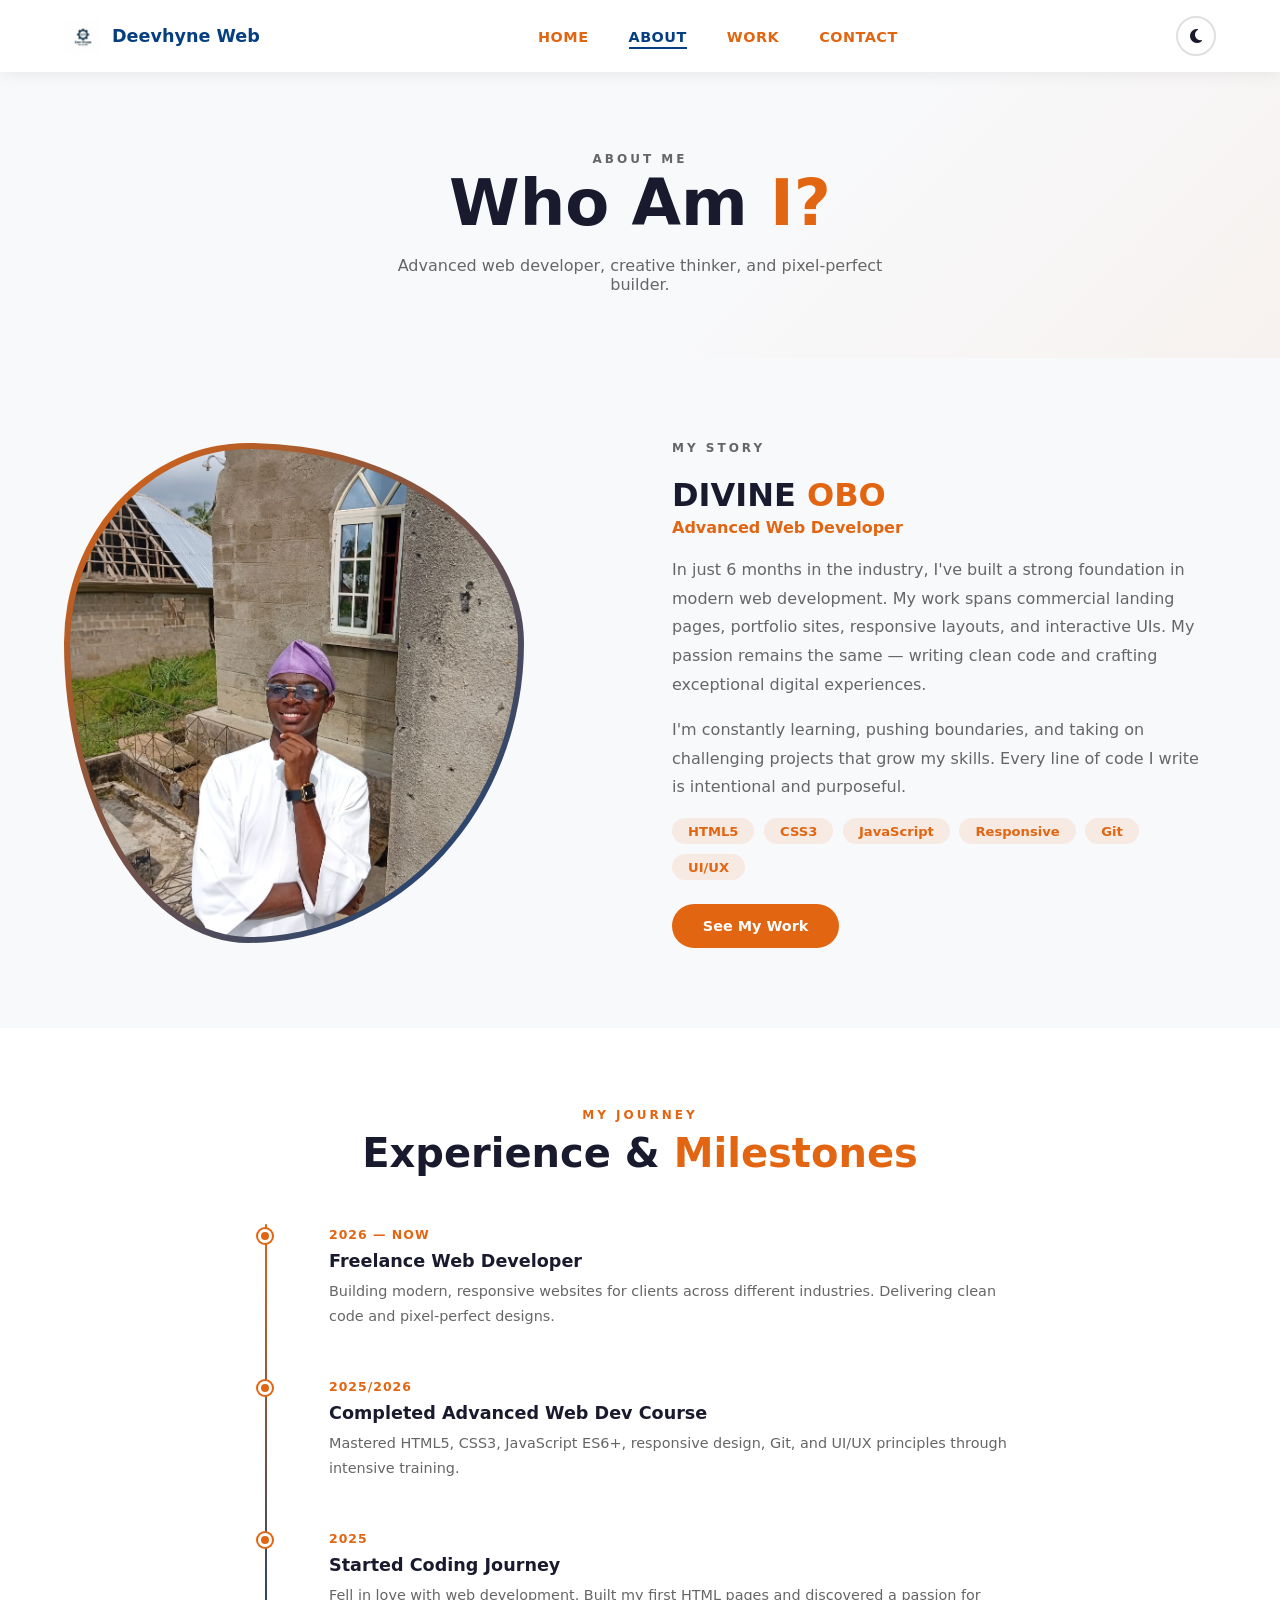
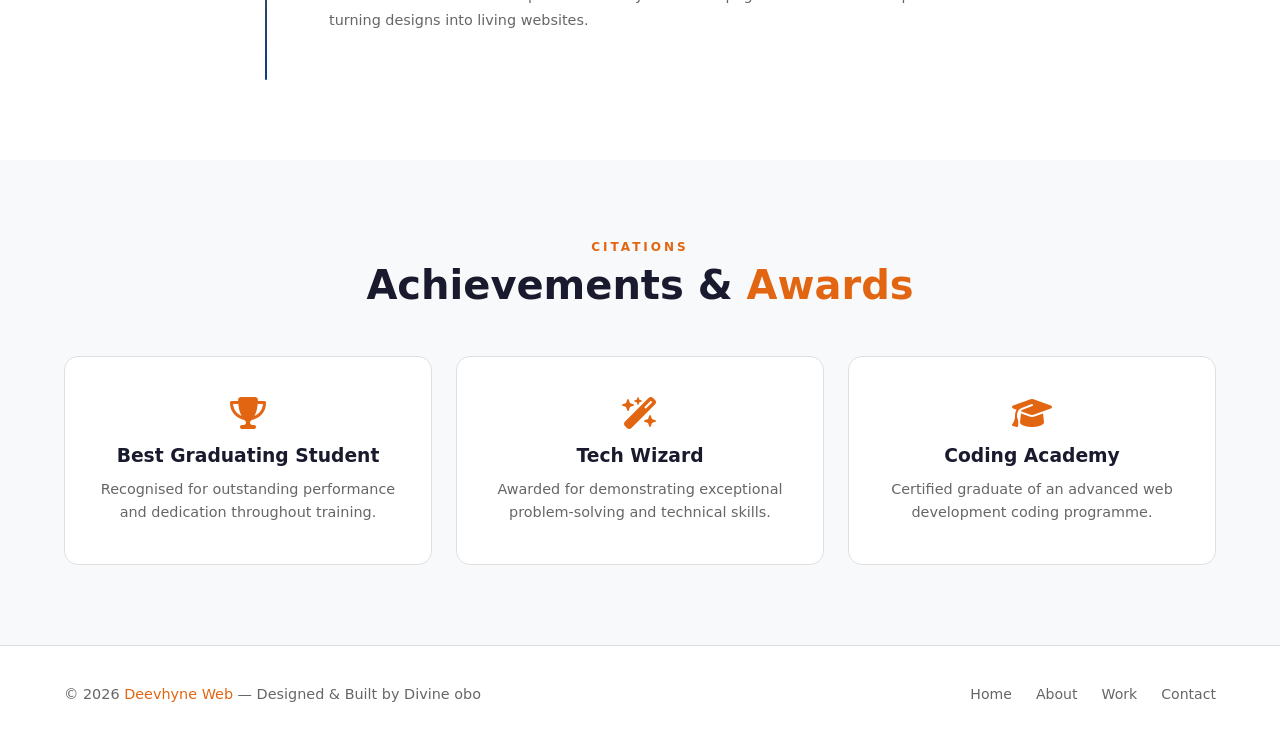
<file: About.html>
<!DOCTYPE html>
<html lang="en">
<head>
  <meta charset="UTF-8" />
  <meta name="viewport" content="width=device-width, initial-scale=1.0" />
  <title>Deevhyne Web | About</title>
  <link rel="stylesheet" href="MY PORT.css" />
  <link rel="stylesheet" href="https://cdnjs.cloudflare.com/ajax/libs/font-awesome/6.5.0/css/all.min.css" />
</head>
<body>

  <nav class="navbar" id="navbar">
    <div class="nav-brand">
      <img src="logo.png" alt="Deevhyne Web Logo" class="nav-logo" />
      <span>Deevhyne Web</span>
    </div>
    <ul class="nav-links" id="navLinks">
      <li><a href="index.html">HOME</a></li>
      <li><a href="About.html" class="active">ABOUT</a></li>
      <li><a href="work.html">WORK</a></li>
      <li><a href="contact.html">CONTACT</a></li>
    </ul>
    <div class="nav-actions">
      <button class="theme-toggle" id="themeToggle" title="Toggle dark mode">
        <i class="fa-solid fa-moon"></i>
      </button>
      <div class="hamburger" id="hamburger">
        <span></span><span></span><span></span>
      </div>
    </div>
  </nav>

  <section class="page-hero">
    <p class="tag">ABOUT ME</p>
    <h1>Who Am <span class="accent">I?</span></h1>
    <p>Advanced web developer, creative thinker, and pixel-perfect builder.</p>
  </section>

  <!-- BIO SECTION -->
  <section class="about-section reveal">
    <div class="about-image">
      <div class="image-wrapper">
        <img src="me2.jpg" alt="Deevhyne Obo" />
      </div>
    </div>
    <div class="about-content">
      <p class="tag">MY STORY</p>
      <h2>DIVINE <span class="accent">OBO</span></h2>
      <h4>Advanced Web Developer</h4>
      <p>
        In just 6 months in the industry, I've built a strong foundation in modern web development. 
        My work spans commercial landing pages, portfolio sites, responsive layouts, and interactive UIs. 
        My passion remains the same — writing clean code and crafting exceptional digital experiences.
      </p>
      <p>
        I'm constantly learning, pushing boundaries, and taking on challenging projects that grow my skills. 
        Every line of code I write is intentional and purposeful.
      </p>
      <div class="about-tags">
        <span>HTML5</span><span>CSS3</span><span>JavaScript</span>
        <span>Responsive</span><span>Git</span><span>UI/UX</span>
      </div>
      <a href="work.html" class="btn btn-primary" style="margin-top:1.5rem;">See My Work</a>
    </div>
  </section>

  <!-- TIMELINE -->
  <section class="timeline-section reveal">
    <div class="section-header">
      <p class="tag">MY JOURNEY</p>
      <h2>Experience & <span class="accent">Milestones</span></h2>
    </div>
    <div class="timeline">
      <div class="timeline-item">
        <div class="timeline-dot"></div>
        <div class="timeline-content">
          <span class="timeline-date">2026 — Now</span>
          <h3>Freelance Web Developer</h3>
          <p>Building modern, responsive websites for clients across different industries. Delivering clean code and pixel-perfect designs.</p>
        </div>
      </div>
      <div class="timeline-item">
        <div class="timeline-dot"></div>
        <div class="timeline-content">
          <span class="timeline-date">2025/2026</span>
          <h3>Completed Advanced Web Dev Course</h3>
          <p>Mastered HTML5, CSS3, JavaScript ES6+, responsive design, Git, and UI/UX principles through intensive training.</p>
        </div>
      </div>
      <div class="timeline-item">
        <div class="timeline-dot"></div>
        <div class="timeline-content">
          <span class="timeline-date">2025</span>
          <h3>Started Coding Journey</h3>
          <p>Fell in love with web development. Built my first HTML pages and discovered a passion for turning designs into living websites.</p>
        </div>
      </div>
    </div>
  </section>

  <!-- ACHIEVEMENTS -->
  <section class="achievements reveal">
    <div class="section-header">
      <p class="tag">CITATIONS</p>
      <h2>Achievements & <span class="accent">Awards</span></h2>
    </div>
    <div class="achieve-grid">
      <div class="achieve-card">
        <i class="fa-solid fa-trophy"></i>
        <h3>Best Graduating Student</h3>
        <p>Recognised for outstanding performance and dedication throughout training.</p>
      </div>
      <div class="achieve-card">
        <i class="fa-solid fa-wand-magic-sparkles"></i>
        <h3>Tech Wizard</h3>
        <p>Awarded for demonstrating exceptional problem-solving and technical skills.</p>
      </div>
      <div class="achieve-card">
        <i class="fa-solid fa-graduation-cap"></i>
        <h3>Coding Academy</h3>
        <p>Certified graduate of an advanced web development coding programme.</p>
      </div>
    </div>
  </section>

  <footer class="footer">
    <p>© 2026 <span class="accent">Deevhyne Web</span> — Designed & Built by Divine obo</p>
    <div class="footer-links">
      <a href="index.html">Home</a>
      <a href="About.html">About</a>
      <a href="work.html">Work</a>
      <a href="contact.html">Contact</a>
    </div>
  </footer>

  <a href="#" class="scroll-top" id="scrollTop"><i class="fa-solid fa-arrow-up"></i></a>
  <script src="my port.js"></script>
</body>
</html>
</file>
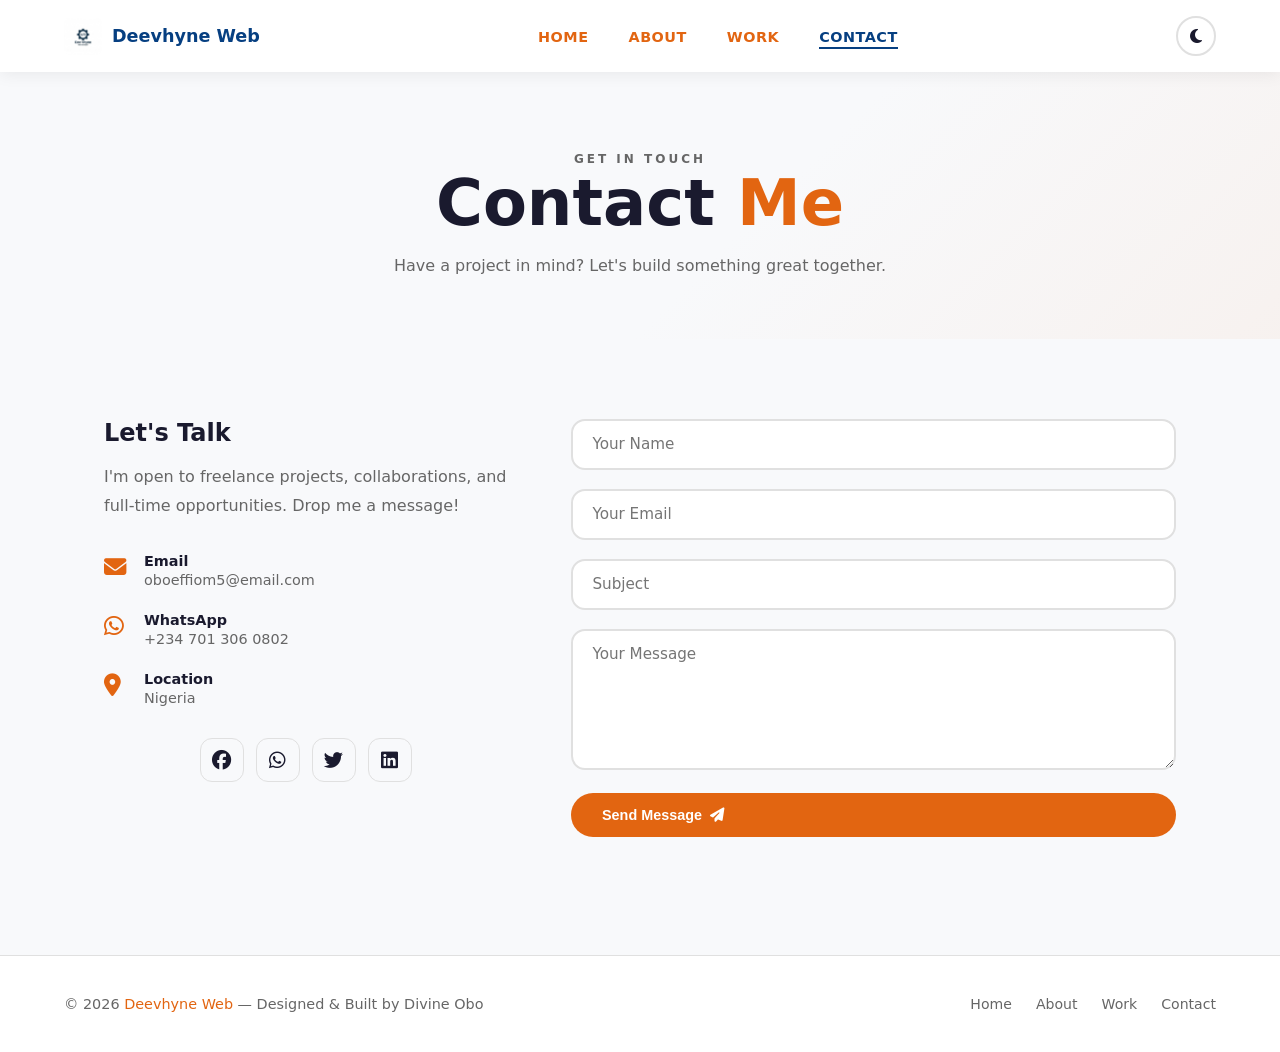
<file: contact.html>
<!DOCTYPE html>
<html lang="en">
<head>
  <meta charset="UTF-8" />
  <meta name="viewport" content="width=device-width, initial-scale=1.0" />
  <title>Deevhyne Web | Contact</title>
  <link rel="stylesheet" href="MY PORT.css" />
  <link rel="stylesheet" href="https://cdnjs.cloudflare.com/ajax/libs/font-awesome/6.5.0/css/all.min.css" />
</head>
<body>

  <nav class="navbar" id="navbar">
    <div class="nav-brand">
      <img src="logo.png" alt="Deevhyne Web Logo" class="nav-logo" />
      <span>Deevhyne Web</span>
    </div>
    <ul class="nav-links" id="navLinks">
      <li><a href="index.html">HOME</a></li>
      <li><a href="About.html">ABOUT</a></li>
      <li><a href="work.html">WORK</a></li>
      <li><a href="contact.html" class="active">CONTACT</a></li>
    </ul>
    <div class="nav-actions">
      <button class="theme-toggle" id="themeToggle" title="Toggle dark mode">
        <i class="fa-solid fa-moon"></i>
      </button>
      <div class="hamburger" id="hamburger">
        <span></span><span></span><span></span>
      </div>
    </div>
  </nav>

  <section class="page-hero">
    <p class="tag">GET IN TOUCH</p>
    <h1>Contact <span class="accent">Me</span></h1>
    <p>Have a project in mind? Let's build something great together.</p>
  </section>

  <section class="contact-section reveal">
    <div class="contact-info">
      <h3>Let's Talk</h3>
      <p>I'm open to freelance projects, collaborations, and full-time opportunities. Drop me a message!</p>
      <div class="contact-items">
        <div class="contact-item">
          <i class="fa-solid fa-envelope"></i>
          <div>
            <h4>Email</h4>
            <p>oboeffiom5@email.com</p>
          </div>
        </div>
        <div class="contact-item">
          <i class="fa-brands fa-whatsapp"></i>
          <div>
            <h4>WhatsApp</h4>
            <p>+234 701 306 0802</p>
          </div>
        </div>
        <div class="contact-item">
          <i class="fa-solid fa-location-dot"></i>
          <div>
            <h4>Location</h4>
            <p>Nigeria</p>
          </div>
        </div>
      </div>
      <div class="social-icons" style="margin-top:2rem;">
        <a href="#" class="soc-icon facebook"><i class="fa-brands fa-facebook"></i></a>
        <a href="#" class="soc-icon whatsapp"><i class="fa-brands fa-whatsapp"></i></a>
        <a href="#" class="soc-icon twitter"><i class="fa-brands fa-twitter"></i></a>
        <a href="#" class="soc-icon linkedin"><i class="fa-brands fa-linkedin"></i></a>
      </div>
    </div>

    <form class="contact-form" id="contactForm">
      <div class="form-group">
        <input type="text" id="nameInput" placeholder="Your Name" required />
      </div>
      <div class="form-group">
        <input type="email" id="emailInput" placeholder="Your Email" required />
      </div>
      <div class="form-group">
        <input type="text" id="subjectInput" placeholder="Subject" />
      </div>
      <div class="form-group">
        <textarea id="messageInput" rows="6" placeholder="Your Message" required></textarea>
      </div>
      <button type="submit" class="btn btn-primary">
        Send Message <i class="fa-solid fa-paper-plane"></i>
      </button>
      <p class="form-status" id="formStatus"></p>
    </form>
  </section>

  <footer class="footer">
    <p>© 2026 <span class="accent">Deevhyne Web</span> — Designed & Built by Divine Obo</p>
    <div class="footer-links">
      <a href="index.html">Home</a>
      <a href="About.html">About</a>
      <a href="work.html">Work</a>
      <a href="contact.html">Contact</a>
    </div>
  </footer>

  <a href="#" class="scroll-top" id="scrollTop"><i class="fa-solid fa-arrow-up"></i></a>
  <script src="my port.js"></script>
</body>
</html>
</file>
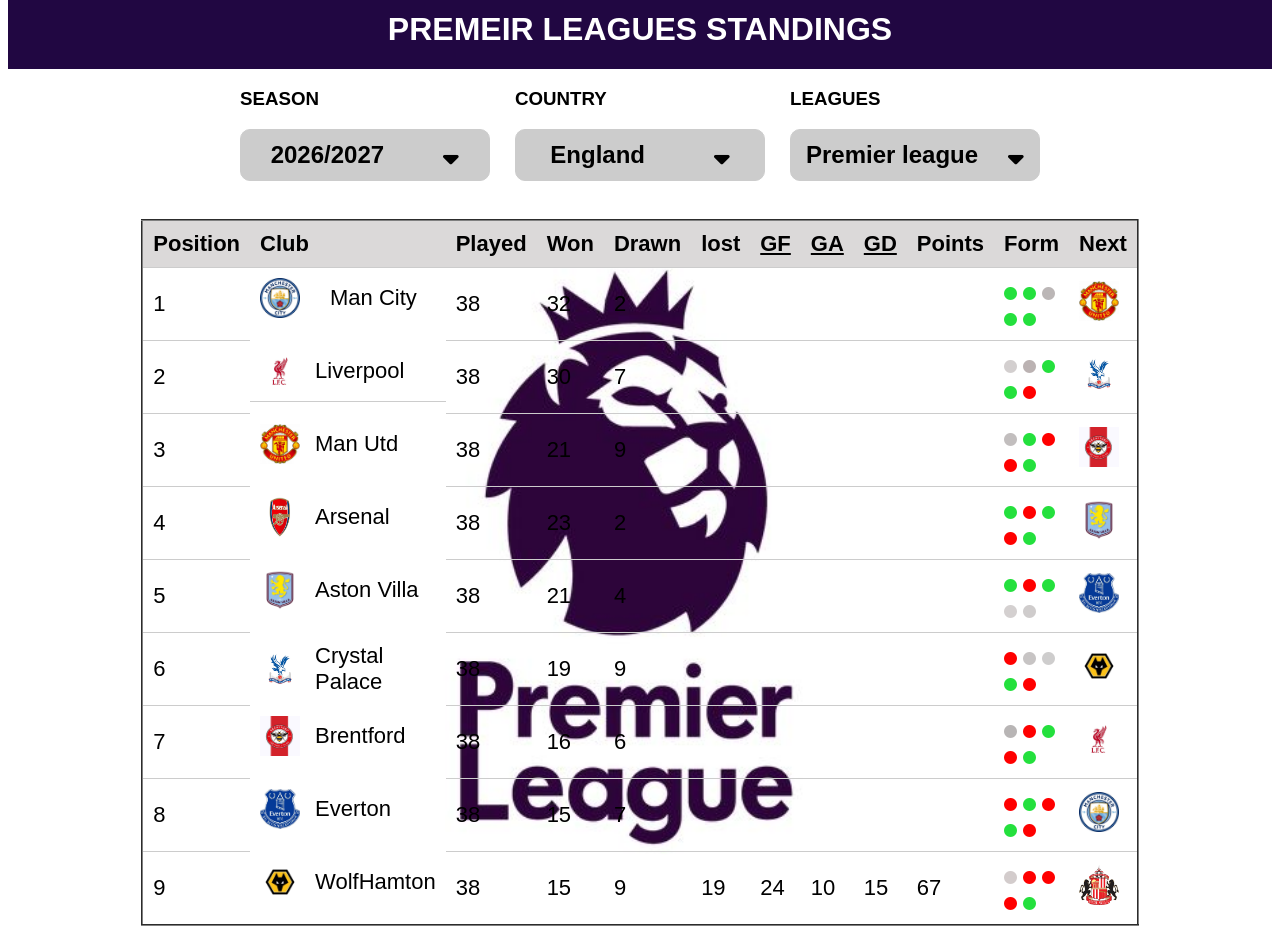
<file: premeir table.html>
<!DOCTYPE html>
<html lang="en">
<head>
    <meta charset="UTF-8">
    <meta name="viewport" content="width=device-width, initial-scale=1.0">
    <link rel="stylesheet" href="table.css">
    <link rel="stylesheet" href="https://cdnjs.cloudflare.com/ajax/libs/font-awesome/6.5.0/css/all.min.css"/>
    <title>Document</title>
</head>
<body>
    <header><h1>PREMEIR LEAGUES STANDINGS</h1></header>
    <div class="grid">
        <div class="sea"><h3>SEASON</h3>
            <div id="ss"><h2>2026/2027</h2> <i class="fa-solid fa-sort-down"></i></div>
        </div>
        <div class="count"><h3>COUNTRY</h3>
            <div id="ss"><h2>England</h2><i class="fa-solid fa-sort-down"></i></div>
        </div>
        <div class="league"><h3>LEAGUES</h3>
            <div id="ss"><h2>Premier league</h2> <i class="fa-solid fa-sort-down"></i></div>
        </div>
    </div>


    <table border="2" cellspacing="2" cellpadding="10">
    <tr style="background-color:#dbd9d9 ; font-weight: bold;">
        <td>Position</td>
        <td>Club</td>
        <td>Played</td>
        <td>Won</td>
        <td>Drawn</td>
        <td>lost</td>
        <td><u>GF</u></td>
        <td><u>GA</u></td>
        <td><u>GD</u></td>
        <td>Points</td>
        <td>Form</td>
        <td>Next</td>
    </tr>

    <tr>
        <td>1</td>
        <td style="display: flex;align-items: center; justify-content: left; gap: 30px; border: none;"
        ><img src="manc (1).jpg" class="club">Man City</td>
        <td>38</td>
        <td>32</td>
        <td>2</td>
        <td></td>
        <td></td>
        <td></td>
        <td></td>
        <td></td>
        <td>
            <i class="fa-solid fa-circle"></i>
            <i class="fa-solid fa-circle"></i>
            <i class="fa-solid fa-circle" style="color: #bbb6b6;"></i>
            <i class="fa-solid fa-circle"></i>
            <i class="fa-solid fa-circle"></i>
    </td>
    <td><img src="manu.jpg" class="club"></td>
    </tr>

    <tr>
        <td>2</td>
        <td style="display: flex;align-items: center; justify-content:left; gap: 15px;"
        ><img src="liver.jpg" class="club">Liverpool</td>
        <td>38</td>
        <td>30</td>
        <td>7</td>
        <td></td>
        <td></td>
        <td></td>
        <td></td>
        <td></td>
        <td>
                <i class="fa-solid fa-circle" style="color: #d3cfcf;"></i>
                <i class="fa-solid fa-circle" style="color: #bbb2b2;"></i>
                <i class="fa-solid fa-circle"></i>
                <i class="fa-solid fa-circle"></i>
                 <i class="fa-solid fa-circle" style="color: red;"></i>
            </td>
            <td><img src="cry.jpg" class="club"></td>
    </tr>
    

    <tr>
        <td>3</td>
        <td style="display: flex;align-items: center; justify-content:left; gap: 15px; border: none;"
        ><img src="manu.jpg" class="club">Man Utd</td>
        <td>38</td>
        <td>21</td>
        <td>9</td>
        <td></td>
        <td></td>
        <td></td>
        <td></td>
        <td></td>
        <td>
                <i class="fa-solid fa-circle" style="color: #c2bebe;"></i>
                <i class="fa-solid fa-circle"></i>
                <i class="fa-solid fa-circle" style="color: red;"></i>
                 <i class="fa-solid fa-circle" style="color: red;"></i>
                  <i class="fa-solid fa-circle"></i>

            </td>
            <td><img src="brent.jpg" class="club"></td>
    </tr>

    <tr>
        <td>4</td>
        <td style="display: flex;align-items: center; justify-content:left; gap: 15px; border: none;"
        ><img src="arsenal.jpg" class="club">Arsenal</td>
        <td>38</td>
        <td>23</td>
        <td>2</td>
        <td></td>
        <td></td>
        <td></td>
        <td></td>
        <td></td>
        <td><i class="fa-solid fa-circle"></i>
            <i class="fa-solid fa-circle" style="color: red;"></i>
            <i class="fa-solid fa-circle"></i>
            <i class="fa-solid fa-circle" style="color: red;"></i>
             <i class="fa-solid fa-circle"></i>
            
        </td>
        <td><img src="aston.jpg" class="club"></td>
    </tr>

    <tr>
        <td>5</td>
        <td style="display: flex;align-items: center; justify-content:left; gap: 15px; border: none;"
        ><img src="aston.jpg" class="club">Aston Villa</td>
        <td>38</td>
        <td>21</td>
        <td>4</td>
        <td></td>
        <td></td>
        <td></td>
        <td></td>
        <td></td>
        <td><i class="fa-solid fa-circle"></i>
            <i class="fa-solid fa-circle" style="color: red;"></i>
            <i class="fa-solid fa-circle"></i>
            <i class="fa-solid fa-circle" style="color: #d4d0d0;"></i>
            <i class="fa-solid fa-circle" style="color: #cfcccc;"></i>
        </td>
        <td><img src="everton.jpg" class="club"></td>
    </tr>

    <tr>
        <td>6</td>
        <td style="display: flex;align-items: center; justify-content:left; gap: 15px; border: none;"
        ><img src="cry.jpg" class="club">Crystal Palace</td>
        <td>38</td>
        <td>19</td>
        <td>9</td>
        <td></td>
        <td></td>
        <td></td>
        <td></td>
        <td></td>
        <td>
            <i class="fa-solid fa-circle" style="color: red;"></i>
        <i class="fa-solid fa-circle" style="color: #c7c4c4;"></i>
    <i class="fa-solid fa-circle" style="color: #cecdcd;"></i>
<i class="fa-solid fa-circle"></i>
<i class="fa-solid fa-circle" style="color: red;"></i></td>
<td><img src="wolf.jpg" class="club"></td>
    </tr>

    <tr>
        <td>7</td>
        <td style="display: flex;align-items: center; justify-content:left; gap: 15px; border: none;"
        ><img src="brent.jpg" class="club">Brentford</td>
        <td>38</td>
        <td>16</td>
        <td>6</td>
        <td></td>
        <td></td>
        <td></td>
        <td></td>
        <td></td>
        <td>
            <i class="fa-solid fa-circle" style="color: #b8b5b5;"></i>
            <i class="fa-solid fa-circle" style="color: red;"></i>
            <i class="fa-solid fa-circle"></i>
            <i class="fa-solid fa-circle" style="color: red;"></i>
            <i class="fa-solid fa-circle"></i>
        </td>
        <td><img src="liver.jpg" class="club"></td>
    </tr>

    <tr>
        <td>8</td>
        <td style="display: flex;align-items: center; justify-content:left; gap: 15px; border: none;"
        ><img src="everton.jpg" class="club">Everton</td>
        <td>38</td>
        <td>15</td>
        <td>7</td>
        <td></td>
        <td></td>
        <td></td>
        <td></td>
        <td></td>
        <td>
            <i class="fa-solid fa-circle" style="color: red;"></i>
            <i class="fa-solid fa-circle"></i>
            <i class="fa-solid fa-circle" style="color: red;"></i>
            <i class="fa-solid fa-circle"></i>
            <i class="fa-solid fa-circle" style="color: red;"></i>
        </td>
        <td><img src="manc (1).jpg" class="club"></td>
    </tr>

    <tr>
        <td>9</td>
        <td style="display: flex;align-items: center; justify-content:left; gap: 15px; border: none;"
        ><img src="wolf.jpg" class="club">WolfHamton</td>
        <td>38</td>
        <td>15</td>
        <td>9</td>
        <td>19</td>
        <td>24</td>
        <td>10</td>
        <td>15</td>
        <td>67</td>
        <td>
            <i class="fa-solid fa-circle" style="color: #d3cccc;"></i>
            <i class="fa-solid fa-circle" style="color: red;"></i>
            <i class="fa-solid fa-circle" style="color: red;"></i>
            <i class="fa-solid fa-circle" style="color: red;"></i>
            <i class="fa-solid fa-circle"></i>
        </td>
        <td><img src="sunder.jpg" class="club"></td>
    </tr>
    </table>
</body>
</html>
</file>
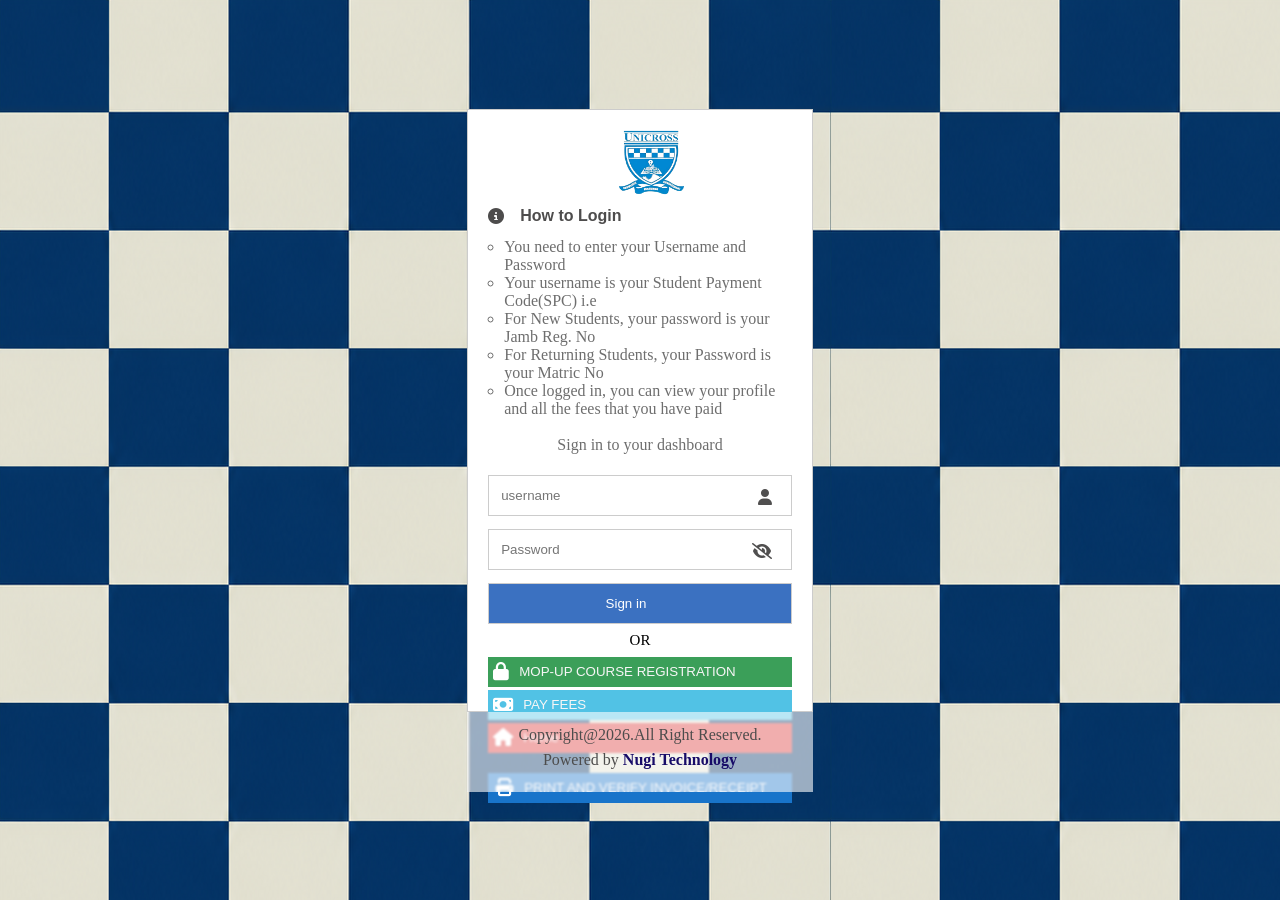
<file: unicross.html>
<!DOCTYPE html>
<html lang="en">
<head>
    <meta charset="UTF-8">
    <meta name="viewport" content="width=device-width, initial-scale=1.0">
    <link rel="stylesheet" href="unicoss.css">
    <link
      rel="stylesheet"
      href="https://cdnjs.cloudflare.com/ajax/libs/font-awesome/6.5.0/css/all.min.css"
    />
    <title>UniCross Portal - Student Dashboard</title>
</head>
<body>
    <form action="" method="POST" id="loginForm">
        <img src="unicross.webp" class="image">
            <div class="login">
                <i class="fa-solid fa-circle-info"></i>
            <h3>How to Login</h3>
            </div>
            <ul>
                <li>You need to enter your Username and Password </li>
                <li>Your username is your Student Payment Code(SPC) i.e </li>
                <li>For New Students, your password is your Jamb Reg. No </li>
                <li>For Returning Students, your Password is your Matric No </li>
                <li>Once logged in, you can view your profile and all the fees that you have paid </li>
            </ul>
            <p>
                <h3 class="sign">Sign in to your dashboard</h3>
                
                <div class="input-box">
                    <input type="text" placeholder="username" id="username" required><i class="fa-solid fa-user" id="icon"></i></div>
                <p></p>
                <div class="input-box">
                    <input type="password" placeholder="Password" id="password" required>
                <i class="fa-solid fa-eye-slash" id="icon"></i>
                </div>
                
                <p></p>
                <div class="input-box"><input type="submit" value="Sign in" id="submit"></div>
                <h3>OR</h3>
                <div class="exams"><button><i class="fa-solid fa-lock"></i><a href="">MOP-UP COURSE REGISTRATION</a></button>
                    <button><i class="fa-solid fa-money-bill"></i><a href="">PAY FEES </a></button>
                    
                    <button><i class="fa-solid fa-house"></i><a href="">Home</a></button> </div>
                <button class="btn"><i class="fa-solid fa-print"></i><a href="">PRINT AND VERIFY INVOICE/RECEIPT</a></button>
                
    </form>
    <footer>
                    Copyright@2026.All Right Reserved. <br>
                    Powered by <a href="">Nugi Technology</a>
                </footer>

    <!-- Database Configuration -->
    <script src="database.js"></script>
    <!-- Portal JavaScript -->
    <script src="script.js"></script>
</body>
</html>
</file>
<file: MY PORT.css>
/* ===== DESIGN TOKENS ===== */
:root {
  --accent: #e26511;
  --accent-hover: #c9530d;
  --blue: #063f81;
  --bg: #f8f9fb;
  --bg2: #ffffff;
  --text: #1a1a2e;
  --text-muted: #666;
  --border: #e0e0e0;
  --card-shadow: 0 4px 24px rgba(0,0,0,0.08);
  --nav-h: 72px;
  --radius: 14px;
  --transition: 0.3s ease;
}

[data-theme="dark"] {
  --bg: #0d0d1a;
  --bg2: #161628;
  --text: #f0f0f0;
  --text-muted: #aaa;
  --border: #2a2a45;
  --card-shadow: 0 4px 24px rgba(0,0,0,0.4);
}

/* ===== RESET ===== */
*, *::before, *::after {
  margin: 0; padding: 0; box-sizing: border-box;
}
html { scroll-behavior: smooth; }

body {
  font-family: 'Segoe UI', system-ui, sans-serif;
  background: var(--bg);
  color: var(--text);
  transition: background var(--transition), color var(--transition);
  overflow-x: hidden;
}

a { text-decoration: none; color: inherit; }
img { max-width: 100%; display: block; }
ul { list-style: none; }

/* ===== UTILITY ===== */
.accent { color: var(--accent); }
.tag {
  font-size: 0.75rem;
  font-weight: 700;
  letter-spacing: 3px;
  color: var(--accent);
  text-transform: uppercase;
  margin-bottom: 0.5rem;
}
.section-header {
  text-align: center;
  margin-bottom: 3rem;
}
.section-header h2 {
  font-size: clamp(1.8rem, 4vw, 2.5rem);
  font-weight: 800;
}

/* ===== BUTTONS ===== */
.btn {
  display: inline-flex;
  align-items: center;
  gap: 0.5rem;
  padding: 0.75rem 1.8rem;
  border-radius: 50px;
  font-weight: 700;
  font-size: 0.9rem;
  cursor: pointer;
  transition: var(--transition);
  border: 2px solid transparent;
}
.btn-primary {
  background: var(--accent);
  color: #fff;
}
.btn-primary:hover {
  background: var(--accent-hover);
  transform: translateY(-2px);
  box-shadow: 0 8px 20px rgba(226,101,17,0.35);
}
.btn-outline {
  border-color: var(--accent);
  color: var(--accent);
  background: transparent;
}
.btn-outline:hover {
  background: var(--accent);
  color: #fff;
  transform: translateY(-2px);
}

/* ===== NAVBAR ===== */
.navbar {
  position: fixed;
  top: 0; left: 0; right: 0;
  height: var(--nav-h);
  display: flex;
  align-items: center;
  justify-content: space-between;
  padding: 0 5%;
  background: var(--bg2);
  box-shadow: 0 2px 16px rgba(0,0,0,0.07);
  z-index: 1000;
  transition: background var(--transition);
}
.navbar.scrolled {
  box-shadow: 0 4px 20px rgba(0,0,0,0.12);
}
.nav-brand {
  display: flex;
  align-items: center;
  gap: 10px;
  font-weight: 800;
  font-size: 1.1rem;
  color: var(--blue);
}
.nav-brand i { font-size: 1.8rem; color: var(--accent); }
.nav-logo {
  width: 38px;
  height: 38px;
  min-width: 38px;
  object-fit: contain;
  border-radius: 8px;
  display: inline-block;
}

.nav-links {
  display: flex;
  gap: 2.5rem;
}
.nav-links a {
  font-weight: 700;
  font-size: 0.9rem;
  letter-spacing: 0.5px;
  color: var(--accent);
  position: relative;
  padding-bottom: 4px;
}
.nav-links a::after {
  content: '';
  position: absolute;
  bottom: 0; left: 0;
  width: 0; height: 2px;
  background: var(--blue);
  transition: width var(--transition);
}
.nav-links a:hover::after,
.nav-links a.active::after { width: 100%; }
.nav-links a.active,
.nav-links a:hover { color: var(--blue); }

.nav-actions {
  display: flex;
  align-items: center;
  gap: 1rem;
}
.theme-toggle {
  background: none;
  border: 2px solid var(--border);
  border-radius: 50%;
  width: 40px; height: 40px;
  cursor: pointer;
  font-size: 1rem;
  color: var(--text);
  display: flex; align-items: center; justify-content: center;
  transition: var(--transition);
}
.theme-toggle:hover { border-color: var(--accent); color: var(--accent); }

.hamburger {
  display: none;
  flex-direction: column;
  gap: 5px;
  cursor: pointer;
  padding: 4px;
}
.hamburger span {
  display: block;
  width: 24px; height: 2px;
  background: var(--text);
  border-radius: 2px;
  transition: var(--transition);
}
.hamburger.open span:nth-child(1) { transform: rotate(45deg) translate(5px, 5px); }
.hamburger.open span:nth-child(2) { opacity: 0; }
.hamburger.open span:nth-child(3) { transform: rotate(-45deg) translate(5px, -5px); }

/* ===== HERO ===== */
.hero {
  min-height: 100vh;
  padding: calc(var(--nav-h) + 4rem) 5% 4rem;
  display: grid;
  grid-template-columns: 1fr 1fr;
  align-items: center;
  gap: 3rem;
  max-width: 1300px;
  margin: 0 auto;
}
.hero-content { animation: slideInLeft 0.8s ease both; }
.hero-tag {
  font-size: 0.75rem;
  font-weight: 700;
  letter-spacing: 3px;
  color: var(--accent);
  text-transform: uppercase;
  margin-bottom: 1rem;
}
.hero-content h1 {
  font-size: clamp(2.2rem, 5vw, 3.5rem);
  font-weight: 900;
  line-height: 1.15;
  margin-bottom: 0.5rem;
}
.hero-content h2 {
  font-size: clamp(1.2rem, 2.5vw, 1.8rem);
  font-weight: 500;
  margin-bottom: 1.5rem;
  color: var(--text-muted);
}
.typed::after {
  content: '|';
  animation: blink 0.7s infinite;
  color: var(--accent);
}
@keyframes blink { 50% { opacity: 0; } }

.hero-desc {
  color: var(--text-muted);
  line-height: 1.8;
  max-width: 520px;
  margin-bottom: 2rem;
}
.hero-btns { display: flex; gap: 1rem; flex-wrap: wrap; }

.hero-image {
  display: flex;
  justify-content: center;
  animation: slideInRight 0.8s ease both;
}
.image-wrapper {
  position: relative;
  width: 460px; height: 500px;
  border-radius: 40% 60% 60% 40% / 40% 40% 60% 60%;
  background: linear-gradient(135deg, var(--accent) 0%, var(--blue) 100%);
  padding: 6px;
  animation: morphBlob 8s ease-in-out infinite;
}
@keyframes morphBlob {
  0%,100% { border-radius: 40% 60% 60% 40% / 40% 40% 60% 60%; }
  50% { border-radius: 60% 40% 40% 60% / 60% 60% 40% 40%; }
}
.image-wrapper img {
  width: 100%; height: 100%;
  object-fit: cover;
  border-radius: inherit;
  image-rendering: -webkit-optimize-contrast;
  image-rendering: crisp-edges;
  filter: contrast(1.05) brightness(1.02) sharpen(1);
}

/* ===== STRIP ===== */
.strip {
  display: flex;
  align-items: center;
  justify-content: center;
  gap: 4rem;
  padding: 2.5rem 5%;
  background: var(--bg2);
  border-top: 1px solid var(--border);
  border-bottom: 1px solid var(--border);
  flex-wrap: wrap;
}
.strip-block { text-align: center; }
.strip-block h4 {
  font-size: 0.7rem;
  letter-spacing: 3px;
  color: var(--text-muted);
  margin-bottom: 1rem;
  text-transform: uppercase;
}
.divider {
  width: 1px; height: 60px;
  background: var(--border);
}
.social-icons {
  display: flex;
  gap: 0.75rem;
  flex-wrap: wrap;
  justify-content: center;
}
.soc-icon {
  width: 44px; height: 44px;
  border-radius: 12px;
  display: flex; align-items: center; justify-content: center;
  font-size: 1.2rem;
  background: var(--bg);
  border: 1px solid var(--border);
  cursor: pointer;
  transition: var(--transition);
  color: var(--text);
}
.soc-icon:hover, .soc-icon.skill { color: var(--accent); border-color: var(--accent); }
.facebook:hover { color: #1877f2; border-color: #1877f2; }
.whatsapp:hover { color: #25d366; border-color: #25d366; }
.twitter:hover { color: #1da1f2; border-color: #1da1f2; }
.linkedin:hover { color: #0077b5; border-color: #0077b5; }

/* ===== SERVICES ===== */
.services {
  padding: 6rem 5%;
  max-width: 1300px;
  margin: 0 auto;
}
.services-grid {
  display: grid;
  grid-template-columns: repeat(3, 1fr);
  gap: 1.5rem;
}
.service-card {
  background: var(--bg2);
  border: 1px solid var(--border);
  border-radius: var(--radius);
  padding: 2rem;
  text-align: center;
  transition: var(--transition);
  cursor: default;
}
.service-card:hover {
  transform: translateY(-8px);
  box-shadow: var(--card-shadow);
  border-color: var(--accent);
}
.services-grid:hover .service-card { opacity: 0.5; }
.services-grid:hover .service-card:hover { opacity: 1; }
.service-card i {
  font-size: 2.2rem;
  color: var(--accent);
  margin-bottom: 1rem;
  display: block;
}
.service-card h3 { font-size: 1.1rem; margin-bottom: 0.75rem; }
.service-card p { color: var(--text-muted); font-size: 0.9rem; line-height: 1.6; }

/* ===== PORTFOLIO ===== */
.portfolio {
  padding: 6rem 5%;
  background: var(--bg2);
}
.portfolio-grid {
  display: grid;
  grid-template-columns: repeat(3, 1fr);
  gap: 1.5rem;
  max-width: 1300px;
  margin: 0 auto;
}
.portfolio-card {
  position: relative;
  border-radius: var(--radius);
  overflow: hidden;
  aspect-ratio: 4/3;
}
.portfolio-card img {
  width: 100%; height: 100%;
  object-fit: cover;
  transition: transform 0.5s ease;
}
.portfolio-card:hover img { transform: scale(1.08); }
.portfolio-overlay {
  position: absolute;
  inset: 0;
  background: linear-gradient(to top, rgba(6,63,129,0.9) 0%, transparent 60%);
  display: flex;
  flex-direction: column;
  justify-content: flex-end;
  padding: 1.5rem;
  opacity: 0;
  transition: opacity var(--transition);
}
.portfolio-card:hover .portfolio-overlay { opacity: 1; }
.portfolio-overlay h3 { color: #fff; margin-bottom: 0.25rem; }
.portfolio-overlay p { color: rgba(255,255,255,0.8); font-size: 0.85rem; margin-bottom: 1rem; }

/* ===== TESTIMONIALS ===== */
.testimonials {
  padding: 6rem 5%;
  max-width: 1300px;
  margin: 0 auto;
}
.testimonial-carousel { position: relative; overflow: hidden; }
.testimonial-track {
  display: flex;
  transition: transform 0.5s ease;
}
.testimonial-card {
  min-width: 100%;
  background: var(--bg2);
  border: 1px solid var(--border);
  border-radius: var(--radius);
  padding: 2.5rem;
  text-align: center;
  box-shadow: var(--card-shadow);
}
.testimonial-card img {
  width: 80px; height: 80px;
  border-radius: 50%;
  object-fit: cover;
  margin: 0 auto 1rem;
  border: 3px solid var(--accent);
}
.testimonial-card h4 { font-size: 1.1rem; margin-bottom: 0.5rem; }
.stars { color: #f5c518; margin-bottom: 1rem; font-size: 1rem; }
.testimonial-card p { color: var(--text-muted); line-height: 1.8; max-width: 500px; margin: 0 auto; }
.carousel-controls {
  display: flex;
  align-items: center;
  justify-content: center;
  gap: 1.5rem;
  margin-top: 2rem;
}
.carousel-controls button {
  background: var(--bg2);
  border: 2px solid var(--border);
  border-radius: 50%;
  width: 44px; height: 44px;
  cursor: pointer;
  font-size: 1rem;
  color: var(--text);
  transition: var(--transition);
  display: flex; align-items: center; justify-content: center;
}
.carousel-controls button:hover {
  background: var(--accent);
  color: #fff;
  border-color: var(--accent);
}
.dots { display: flex; gap: 8px; }
.dot {
  width: 8px; height: 8px;
  border-radius: 50%;
  background: var(--border);
  transition: var(--transition);
  cursor: pointer;
}
.dot.active { background: var(--accent); width: 24px; border-radius: 4px; }

/* ===== PAGE HERO ===== */
.page-hero {
  padding: calc(var(--nav-h) + 5rem) 5% 4rem;
  text-align: center;
  background: linear-gradient(135deg, var(--bg) 60%, rgba(226,101,17,0.05) 100%);
}
.page-hero h1 {
  font-size: clamp(2.5rem, 6vw, 4rem);
  font-weight: 900;
  margin-bottom: 1rem;
}
.page-hero p { color: var(--text-muted); max-width: 500px; margin: 0 auto; }

/* ===== STATS BAR ===== */
.stats-bar {
  display: grid;
  grid-template-columns: repeat(4, 1fr);
  gap: 1px;
  background: var(--border);
  border-top: 1px solid var(--border);
  border-bottom: 1px solid var(--border);
}
.stat {
  background: var(--bg2);
  padding: 2.5rem 1rem;
  text-align: center;
}
.stat h2 {
  font-size: 2.5rem;
  font-weight: 900;
  color: var(--accent);
}
.stat p { color: var(--text-muted); font-size: 0.85rem; margin-top: 0.25rem; }

/* ===== WORK PAGE ===== */
.work-section {
  padding: 5rem 5%;
  max-width: 1300px;
  margin: 0 auto;
}
.filter-tabs {
  display: flex;
  gap: 0.75rem;
  margin-bottom: 3rem;
  flex-wrap: wrap;
  justify-content: center;
}
.filter-btn {
  padding: 0.5rem 1.4rem;
  border-radius: 50px;
  border: 2px solid var(--border);
  background: none;
  color: var(--text);
  font-weight: 600;
  font-size: 0.85rem;
  cursor: pointer;
  transition: var(--transition);
}
.filter-btn.active,
.filter-btn:hover {
  background: var(--accent);
  border-color: var(--accent);
  color: #fff;
}
.work-grid {
  display: grid;
  grid-template-columns: repeat(3, 1fr);
  gap: 2rem;
}
.work-card {
  background: var(--bg2);
  border: 1px solid var(--border);
  border-radius: var(--radius);
  overflow: hidden;
  transition: var(--transition);
}
.work-card:hover {
  transform: translateY(-6px);
  box-shadow: var(--card-shadow);
}
.work-card.hidden { display: none; }
.work-card img {
  width: 100%;
  height: 200px;
  object-fit: cover;
}
.work-info {
  padding: 1.5rem;
}
.work-tag {
  display: inline-block;
  background: rgba(226,101,17,0.1);
  color: var(--accent);
  font-size: 0.75rem;
  font-weight: 700;
  padding: 0.25rem 0.75rem;
  border-radius: 50px;
  margin-bottom: 0.75rem;
  letter-spacing: 0.5px;
}
.work-info h3 { margin-bottom: 0.5rem; font-size: 1.1rem; }
.work-info p { color: var(--text-muted); font-size: 0.88rem; line-height: 1.6; margin-bottom: 1rem; }
.work-stack {
  display: flex;
  gap: 0.5rem;
  flex-wrap: wrap;
  margin-bottom: 1.2rem;
}
.work-stack span {
  background: var(--bg);
  border: 1px solid var(--border);
  font-size: 0.75rem;
  padding: 0.2rem 0.6rem;
  border-radius: 4px;
  color: var(--text-muted);
}

/* ===== SKILLS SECTION ===== */
.skills-section {
  padding: 6rem 5%;
  background: var(--bg2);
}
.skills-grid {
  display: grid;
  grid-template-columns: repeat(2, 1fr);
  gap: 2rem;
  max-width: 900px;
  margin: 0 auto;
}
.skill-label {
  display: flex;
  justify-content: space-between;
  font-weight: 600;
  font-size: 0.9rem;
  margin-bottom: 0.5rem;
}
.skill-bar {
  background: var(--border);
  border-radius: 50px;
  height: 8px;
  overflow: hidden;
}
.skill-fill {
  height: 100%;
  border-radius: 50px;
  background: linear-gradient(90deg, var(--accent), var(--blue));
  width: 0;
  transition: width 1.2s ease;
}

/* ===== ABOUT PAGE ===== */
.about-section {
  display: grid;
  grid-template-columns: 1fr 1fr;
  gap: 4rem;
  align-items: center;
  padding: 5rem 5%;
  max-width: 1300px;
  margin: 0 auto;
}
.about-content h2 { font-size: 2rem; font-weight: 900; margin-bottom: 0.25rem; }
.about-content h4 { color: var(--accent); margin-bottom: 1.2rem; font-size: 1rem; }
.about-content p { color: var(--text-muted); line-height: 1.8; margin-bottom: 1rem; }
.about-tags {
  display: flex;
  flex-wrap: wrap;
  gap: 0.6rem;
  margin-top: 1rem;
}
.about-tags span {
  padding: 0.35rem 1rem;
  border-radius: 50px;
  background: rgba(226,101,17,0.1);
  color: var(--accent);
  font-size: 0.82rem;
  font-weight: 600;
}

/* ===== TIMELINE ===== */
.timeline-section {
  padding: 5rem 5%;
  background: var(--bg2);
}
.timeline {
  max-width: 750px;
  margin: 0 auto;
  position: relative;
  padding-left: 2rem;
}
.timeline::before {
  content: '';
  position: absolute;
  left: 0; top: 0; bottom: 0;
  width: 2px;
  background: linear-gradient(to bottom, var(--accent), var(--blue));
  border-radius: 2px;
}
.timeline-item {
  position: relative;
  padding-left: 2rem;
  padding-bottom: 3rem;
}
.timeline-dot {
  position: absolute;
  left: -2.45rem;
  top: 0.3rem;
  width: 14px; height: 14px;
  border-radius: 50%;
  background: var(--accent);
  border: 3px solid var(--bg2);
  box-shadow: 0 0 0 2px var(--accent);
}
.timeline-date {
  font-size: 0.78rem;
  font-weight: 700;
  color: var(--accent);
  letter-spacing: 1px;
  text-transform: uppercase;
}
.timeline-content h3 { margin: 0.5rem 0; font-size: 1.1rem; }
.timeline-content p { color: var(--text-muted); font-size: 0.9rem; line-height: 1.7; }

/* ===== ACHIEVEMENTS ===== */
.achievements {
  padding: 5rem 5%;
  max-width: 1300px;
  margin: 0 auto;
}
.achieve-grid {
  display: grid;
  grid-template-columns: repeat(3, 1fr);
  gap: 1.5rem;
}
.achieve-card {
  background: var(--bg2);
  border: 1px solid var(--border);
  border-radius: var(--radius);
  padding: 2.5rem 2rem;
  text-align: center;
  transition: var(--transition);
}
.achieve-card:hover {
  transform: translateY(-6px);
  box-shadow: var(--card-shadow);
  border-color: var(--accent);
}
.achieve-card i {
  font-size: 2rem;
  color: var(--accent);
  margin-bottom: 1rem;
  display: block;
}
.achieve-card h3 { margin-bottom: 0.75rem; }
.achieve-card p { color: var(--text-muted); font-size: 0.9rem; line-height: 1.6; }

/* ===== CONTACT PAGE ===== */
.contact-section {
  display: grid;
  grid-template-columns: 1fr 1.5fr;
  gap: 4rem;
  padding: 5rem 5%;
  max-width: 1200px;
  margin: 0 auto;
  align-items: start;
}
.contact-info h3 { font-size: 1.5rem; margin-bottom: 1rem; }
.contact-info > p { color: var(--text-muted); line-height: 1.8; margin-bottom: 2rem; }
.contact-items { display: flex; flex-direction: column; gap: 1.5rem; }
.contact-item {
  display: flex;
  align-items: flex-start;
  gap: 1rem;
}
.contact-item i {
  font-size: 1.4rem;
  color: var(--accent);
  margin-top: 0.2rem;
  width: 24px;
}
.contact-item h4 { font-size: 0.9rem; margin-bottom: 0.2rem; }
.contact-item p { color: var(--text-muted); font-size: 0.9rem; }
.contact-form { display: flex; flex-direction: column; gap: 1.2rem; }
.form-group input,
.form-group textarea {
  width: 100%;
  padding: 0.9rem 1.2rem;
  border: 2px solid var(--border);
  border-radius: var(--radius);
  background: var(--bg2);
  color: var(--text);
  font-size: 0.95rem;
  font-family: inherit;
  transition: border-color var(--transition);
  outline: none;
}
.form-group input:focus,
.form-group textarea:focus { border-color: var(--accent); }
.form-group textarea { resize: vertical; }
.form-status {
  font-size: 0.9rem;
  color: #22c55e;
  min-height: 1.2rem;
}

/* ===== FOOTER ===== */
.footer {
  background: var(--bg2);
  border-top: 1px solid var(--border);
  padding: 2.5rem 5%;
  display: flex;
  align-items: center;
  justify-content: space-between;
  flex-wrap: wrap;
  gap: 1rem;
}
.footer p { color: var(--text-muted); font-size: 0.9rem; }
.footer-links { display: flex; gap: 1.5rem; }
.footer-links a {
  color: var(--text-muted);
  font-size: 0.88rem;
  transition: color var(--transition);
}
.footer-links a:hover { color: var(--accent); }

/* ===== SCROLL TO TOP ===== */
.scroll-top {
  position: fixed;
  bottom: 2rem;
  right: 2rem;
  width: 44px; height: 44px;
  background: var(--accent);
  color: #fff;
  border-radius: 50%;
  display: flex;
  align-items: center;
  justify-content: center;
  font-size: 1rem;
  opacity: 0;
  pointer-events: none;
  transition: var(--transition);
  z-index: 999;
  box-shadow: 0 4px 14px rgba(226,101,17,0.4);
}
.scroll-top.visible {
  opacity: 1;
  pointer-events: all;
}
.scroll-top:hover { transform: translateY(-4px); }

/* ===== ANIMATIONS ===== */
@keyframes slideInLeft {
  from { opacity: 0; transform: translateX(-50px); }
  to   { opacity: 1; transform: translateX(0); }
}
@keyframes slideInRight {
  from { opacity: 0; transform: translateX(50px); }
  to   { opacity: 1; transform: translateX(0); }
}
.reveal {
  opacity: 0;
  transform: translateY(40px);
  transition: opacity 0.7s ease, transform 0.7s ease;
}
.reveal.visible {
  opacity: 1;
  transform: translateY(0);
}

/* ===== MEDIA QUERIES ===== */
@media (max-width: 1100px) {
  .services-grid,
  .portfolio-grid,
  .work-grid { grid-template-columns: repeat(2, 1fr); }
  .hero { grid-template-columns: 1fr; text-align: center; }
  .hero-desc { margin: 0 auto 2rem; }
  .hero-btns { justify-content: center; }
  .hero-image { display: none; }
  .about-section { grid-template-columns: 1fr; }
  .about-image { display: none; }
  .contact-section { grid-template-columns: 1fr; }
  .stats-bar { grid-template-columns: repeat(2, 1fr); }
  .skills-grid { grid-template-columns: 1fr; }
}

@media (max-width: 768px) {
  .nav-links {
    position: fixed;
    top: var(--nav-h); left: 0; right: 0;
    background: var(--bg2);
    flex-direction: column;
    align-items: center;
    padding: 2rem 0;
    gap: 1.5rem;
    box-shadow: 0 8px 24px rgba(0,0,0,0.1);
    transform: translateY(-120%);
    transition: transform 0.35s ease;
    border-bottom: 1px solid var(--border);
    z-index: 999;
  }
  .nav-links.open { transform: translateY(0); }
  .hamburger { display: flex; }

  .services-grid,
  .portfolio-grid,
  .work-grid,
  .achieve-grid { grid-template-columns: 1fr; }

  .stats-bar { grid-template-columns: repeat(2, 1fr); }
  .strip { flex-direction: column; gap: 2rem; }
  .divider { width: 80px; height: 1px; }

  .hero { padding-top: calc(var(--nav-h) + 2rem); }
  .page-hero { padding: calc(var(--nav-h) + 3rem) 5% 3rem; }

  .footer { flex-direction: column; text-align: center; }
  .footer-links { justify-content: center; }
}

@media (max-width: 480px) {
  .stats-bar { grid-template-columns: repeat(2, 1fr); }
  .hero-btns { flex-direction: column; align-items: center; }
  .filter-tabs { gap: 0.5rem; }
  .filter-btn { padding: 0.4rem 1rem; font-size: 0.8rem; }
  .btn { padding: 0.65rem 1.4rem; font-size: 0.85rem; }
  .image-wrapper { width: 300px; height: 330px; }
  .work-card img { height: 160px; }
  .scroll-top { bottom: 1rem; right: 1rem; }
}
</file>
<file: table.css>
body{
    display: flex;
    flex-direction: column;
    align-items: center;
    justify-content: center;
    height: 100vh;
    font-family: Arial, Helvetica, sans-serif;
}
header{
    background-color: #210742;
    color: white;
    width: 100%;
    text-align: center;
}

.club{
    height: 40px;
    width: 40px;
}
table{
    border-collapse: collapse;
    background: url(premeir.jpg);
    background-position: center center;
    background-repeat: no-repeat;
    background-size: cover;
    width:70%;
    height: 70vh;
}
.tr{
    border: none;
    color: white;
    background-color: blue;
    justify-content: left;
    font-size: 20spx;
}
td{
font-size: 22px;
border: none;
border-bottom: 1px solid #ccc;

}
i{
    font-size: 13px;
    color: #24e03d;
}
.grid{
    display: grid;
    grid-template-columns: repeat(3,250px);
    grid-template-rows: 150px;
    column-gap: 25px;
}
#ss{
    justify-content: space-around;
    align-items: center;
    border-radius: 10px;
    background-color: #ccc;
    border: 0.5px solid #ccc;
    display: flex;
    height: 50px;
}
.grid i{
    font-size: 25px;
    color: black;
}
</file>
<file: unicoss.css>
*{
    margin: 0;
    padding: 0;
    box-sizing: border-box;
}
body{
    display: flex;
    flex-direction: column;
    justify-content: center;
    align-items: center;
    height: 100vh;
    background: url(back.png);
}
form{
    border: 1px solid #ccc;
    height: 67%;
    width: 27%;
    background-color: white;
    padding: 20px;
}
.image{
    width: 65px;
    height: 65px;
    margin-left: 43%;
}
ul{
    list-style: circle;
    margin-left: 1rem;
    margin-top: 5px;
    color: #6e6e6e;
}
.login{
    
    display: flex;
    align-items: center;
    color: #4d4c4c;
    gap: 8px;
}
.login h3{
    font-family: Arial, Helvetica, sans-serif;
    font-size: 16px;
    font-weight: bold;
}
.sign{
    font-weight: normal;
    margin-top: 10px;
    text-align: center;
    color: #6e6e6e;
    font-size: 16px;
}
.input-box{
    position: relative;
    width: 100%;
}
.input-box input{
    margin-top: 13px;
    width: 100%;
    outline: none;
    padding: 12px 40px 12px 12px ;
    border: 0.8px solid #ccc;
}
#icon{
    position: absolute;
    right: 20px;
    top: 50%;
    color: #504f4f;

}
#submit{
    background-color: #2a65bcea;
    color: white;
    font-family: ;
}
form h3{
    text-align: center;
    font-weight: normal;
    font-size: 15px;
    padding: 8px;
}
form a{
    text-decoration: none;
    color:#f7f6f6 ;
}
.exams{
    display: flex;
    gap: 3px;
    flex-direction: column;
}
.exams button{
    height: 30px;
    display: flex;
    gap: 10px;
    color:white ;
    border: none;
    padding: 5px;
    padding-top: 8px;
    padding-bottom: 8px;
    align-items: center;
    background-color: #51c2e5;
}
.exams button i{
    font-size: 18px;
}
.exams button:first-child{
    background-color:#239445e3 ;
    height: 30px;
}
.exams button:last-child{
    background-color: #db3636;
}
.btn{
    margin-top: 20px;
    width: 100%;
    background-color: #1874ca;
    height: 30px;
    display: flex;
    gap: 10px;
    padding: 8px;
    align-items: center;
    border: none;
}
.btn i{
    color: white;
    font-size: 18px;
}
footer{
    padding: 30px;
    padding-top: 10px;
    text-align: center;
    line-height: 25px;
    color: #4d4c4c;
    width: 27%;
    height: 80px;
    background: rgba(255, 255,255, 0.6);
    border: none;
    backdrop-filter:blur(1px);
}
footer a{
    color: #170b68;
    font-weight: bolder;
    text-decoration: none;
}

/* Media Queries for Responsive Design */

/* Tablets and smaller desktops (768px and below) */
@media (max-width: 768px) {
    form {
        width: 85%;
        height: auto;
        padding: 15px;
    }

    footer {
        width: 85%;
        height: auto;
        padding: 20px 15px;
    }

    .image {
        width: 55px;
        height: 55px;
        margin-left: 40%;
    }

    ul {
        margin-left: 1rem;
        font-size: 14px;
    }

    .login h3 {
        font-size: 14px;
    }

    .sign {
        font-size: 14px;
    }

    .input-box input {
        padding: 10px 35px 10px 10px;
        font-size: 14px;
    }

    .exams button {
        height: 35px;
        font-size: 14px;
    }

    .btn {
        height: 35px;
        font-size: 14px;
    }
}

/* Mobile phones (480px and below) */
@media (max-width: 480px) {
    body {
        height: auto;
        min-height: 100vh;
        padding: 10px 0;
    }

    form {
        width: 90%;
        height: auto;
        padding: 12px;
        margin: 10px 0;
    }

    footer {
        width: 90%;
        height: auto;
        padding: 15px 10px;
        margin-top: 10px;
    }

    .image {
        width: 50px;
        height: 50px;
        margin-left: 35%;
    }

    .login {
        flex-wrap: wrap;
        gap: 5px;
    }

    .login h3 {
        font-size: 13px;
    }

    .sign {
        font-size: 13px;
        margin-top: 8px;
    }

    ul {
        margin-left: 0.8rem;
        font-size: 12px;
        padding: 0 5px;
    }

    ul li {
        margin-bottom: 3px;
    }

    .input-box input {
        margin-top: 10px;
        padding: 8px 35px 8px 8px;
        font-size: 12px;
    }

    #icon {
        right: 12px;
        font-size: 16px;
    }

    form h3 {
        font-size: 13px;
        padding: 5px;
    }

    .exams {
        gap: 5px;
    }

    .exams button {
        height: 32px;
        font-size: 12px;
        padding: 4px;
        gap: 8px;
    }

    .exams button i {
        font-size: 16px;
    }

    .btn {
        margin-top: 15px;
        height: 32px;
        font-size: 12px;
        gap: 8px;
        padding: 4px;
    }

    .btn i {
        font-size: 16px;
    }

    footer {
        line-height: 20px;
        font-size: 11px;
    }
}

/* Extra small devices (landscape mobile, 360px and below) */
@media (max-width: 360px) {
    form {
        width: 95%;
        padding: 10px;
    }

    footer {
        width: 95%;
        padding: 12px 8px;
    }

    .image {
        width: 45px;
        height: 45px;
        margin-left: 30%;
    }

    .input-box input {
        padding: 6px 30px 6px 6px;
        font-size: 11px;
    }

    .login h3, .sign, form h3, ul {
        font-size: 12px;
    }
}
</file>
